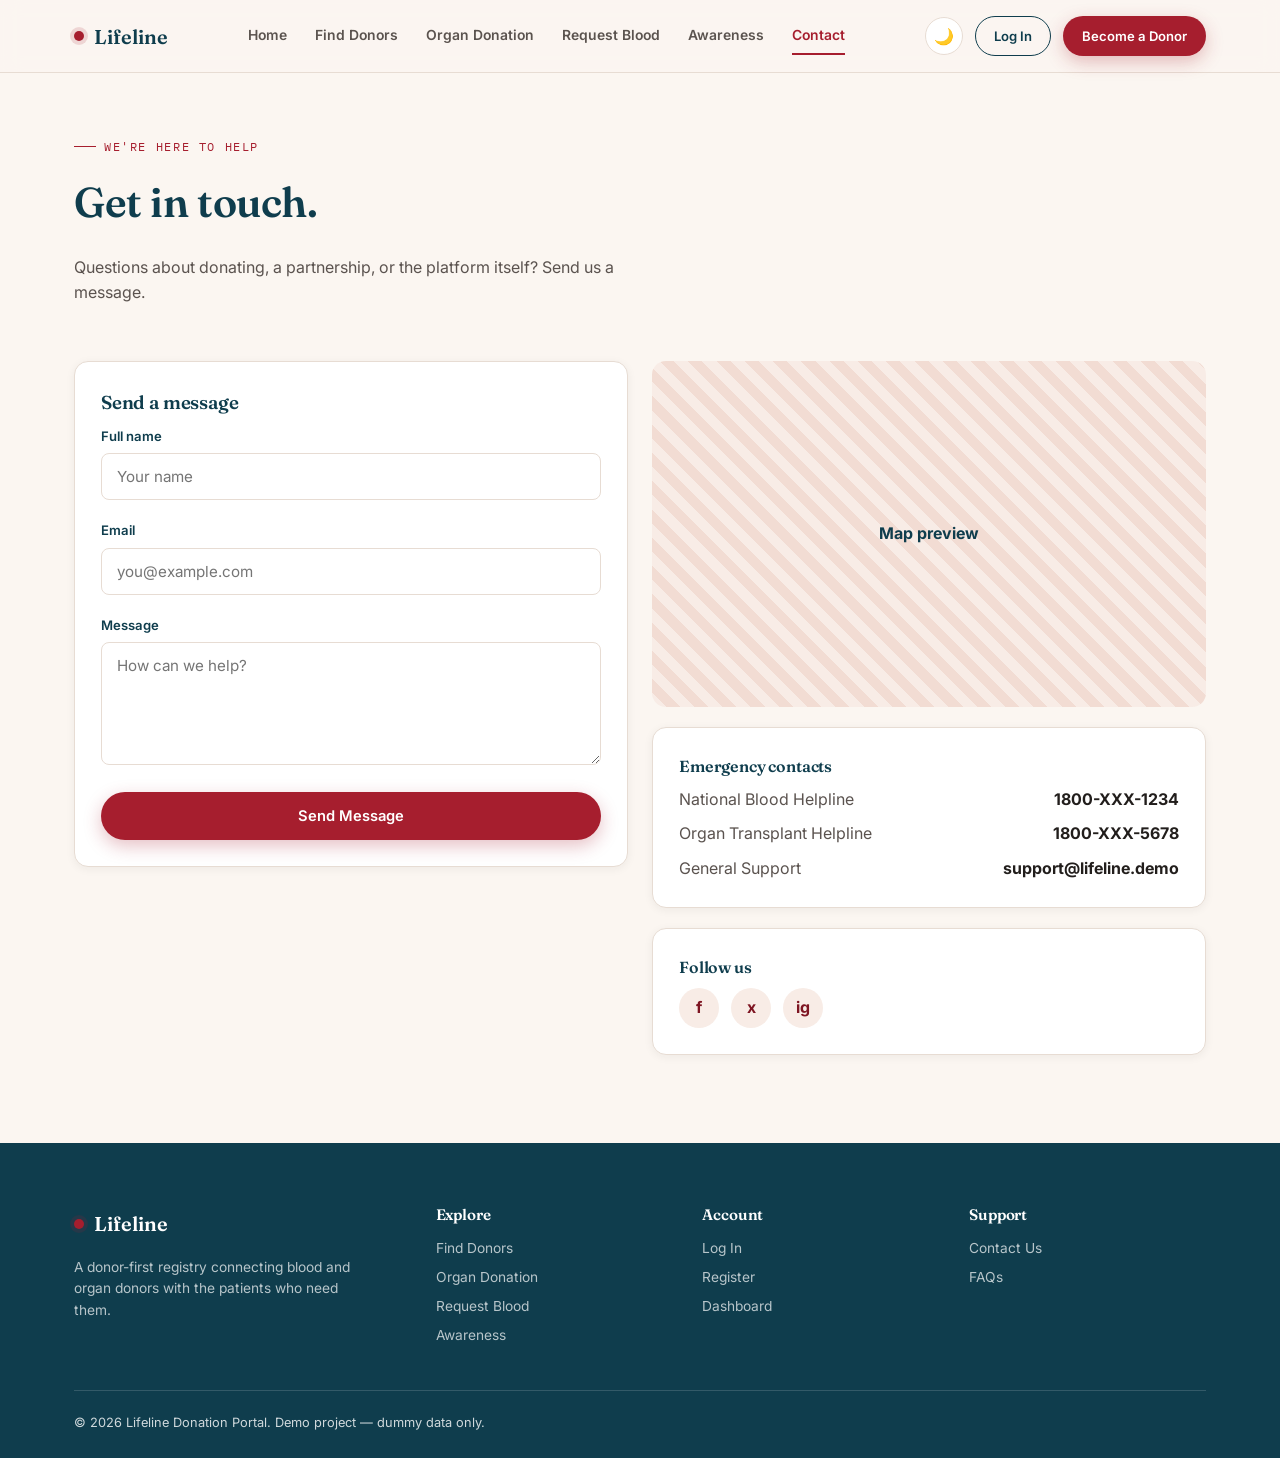
<file: contact.html>
<!DOCTYPE html>
<html lang="en">
<head>
<meta charset="UTF-8">
<meta name="viewport" content="width=device-width, initial-scale=1.0">
<title>Contact — Lifeline</title>
<link rel="preconnect" href="https://fonts.googleapis.com">
<link href="https://fonts.googleapis.com/css2?family=Fraunces:wght@500;600;700&family=Inter:wght@400;500;600;700&family=IBM+Plex+Mono:wght@500&display=swap" rel="stylesheet">
<link rel="stylesheet" href="css/style.css">
<link rel="stylesheet" href="css/navbar.css">
<link rel="stylesheet" href="css/forms.css">
<link rel="stylesheet" href="css/responsive.css">
</head>
<body>

<nav class="navbar">
  <div class="nav-inner">
    <a href="index.html" class="brand"><span class="dot"></span>Lifeline</a>
    <div class="nav-links">
      <a href="index.html">Home</a>
      <a href="donors.html">Find Donors</a>
      <a href="organ.html">Organ Donation</a>
      <a href="request.html">Request Blood</a>
      <a href="awareness.html">Awareness</a>
      <a href="contact.html" class="active">Contact</a>
    </div>
    <div class="nav-actions">
      <button class="dark-toggle" title="Toggle dark mode">🌙</button>
      <a href="login.html" class="btn btn-outline btn-sm">Log In</a>
      <a href="register.html" class="btn btn-primary btn-sm">Become a Donor</a>
      <button class="nav-toggle">☰</button>
    </div>
  </div>
</nav>

<header style="padding:56px 0 20px;">
  <div class="container">
    <span class="eyebrow">We're here to help</span>
    <h1 style="font-size:clamp(1.9rem,3.5vw,2.6rem);">Get in touch.</h1>
    <p class="muted" style="max-width:560px;">Questions about donating, a partnership, or the platform itself? Send us a message.</p>
  </div>
</header>

<section style="padding-top:20px;">
  <div class="container grid grid-2" style="align-items:flex-start;">
    <div class="card">
      <h3>Send a message</h3>
      <form id="contact-form" novalidate>
        <div class="field">
          <label for="contact-name">Full name</label>
          <input type="text" id="contact-name" placeholder="Your name" required>
          <div class="error-msg"></div>
        </div>
        <div class="field">
          <label for="contact-email">Email</label>
          <input type="email" id="contact-email" placeholder="you@example.com" required>
          <div class="error-msg"></div>
        </div>
        <div class="field">
          <label for="contact-message">Message</label>
          <textarea id="contact-message" rows="5" placeholder="How can we help?" required></textarea>
          <div class="error-msg"></div>
        </div>
        <button type="submit" class="btn btn-primary btn-block">Send Message</button>
      </form>
    </div>

    <div>
      <div class="map-placeholder" style="margin-bottom:20px;">Map preview</div>
      <div class="card" style="margin-bottom:20px;">
        <h4>Emergency contacts</h4>
        <div class="stack-sm">
          <div class="flex-between"><span class="muted">National Blood Helpline</span><strong>1800-XXX-1234</strong></div>
          <div class="flex-between"><span class="muted">Organ Transplant Helpline</span><strong>1800-XXX-5678</strong></div>
          <div class="flex-between"><span class="muted">General Support</span><strong>support@lifeline.demo</strong></div>
        </div>
      </div>
      <div class="card">
        <h4>Follow us</h4>
        <div class="social-icons">
          <a href="#" aria-label="Facebook">f</a><a href="#" aria-label="Twitter">x</a><a href="#" aria-label="Instagram">ig</a>
        </div>
      </div>
    </div>
  </div>
</section>

<footer>
  <div class="container">
    <div class="footer-grid">
      <div>
        <a href="index.html" class="brand" style="color:#fff;margin-bottom:12px;"><span class="dot"></span>Lifeline</a>
        <p style="color:rgba(255,255,255,.7);font-size:.86rem;max-width:280px;">A donor-first registry connecting blood and organ donors with the patients who need them.</p>
      </div>
      <div><h4>Explore</h4><a href="donors.html">Find Donors</a><br><a href="organ.html">Organ Donation</a><br><a href="request.html">Request Blood</a><br><a href="awareness.html">Awareness</a></div>
      <div><h4>Account</h4><a href="login.html">Log In</a><br><a href="register.html">Register</a><br><a href="dashboard.html">Dashboard</a></div>
      <div><h4>Support</h4><a href="contact.html">Contact Us</a><br><a href="awareness.html#faqs">FAQs</a></div>
    </div>
    <div class="footer-bottom"><span>© <span data-year></span> Lifeline Donation Portal. Demo project — dummy data only.</span></div>
  </div>
</footer>

<button class="scroll-top-btn">↑</button>

<script src="data/dummy-data.js"></script>
<script src="js/main.js"></script>
<script src="js/validation.js"></script>
</body>
</html>
</file>
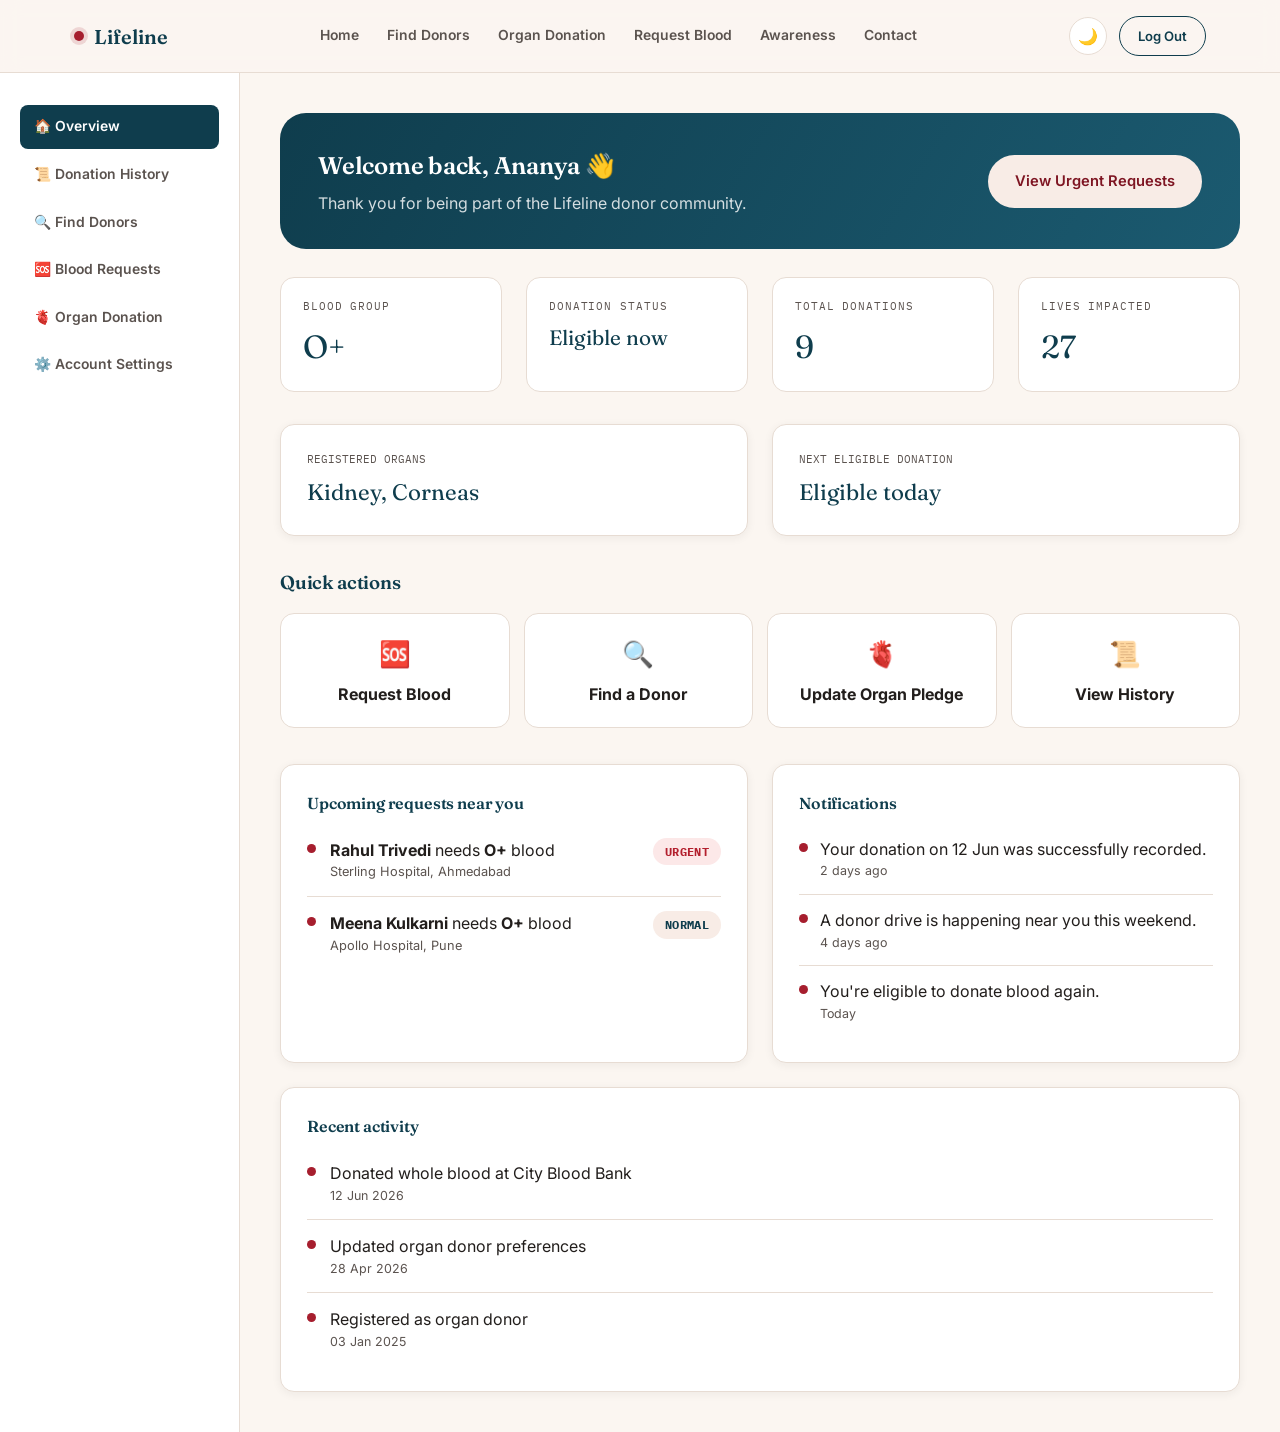
<file: dashboard.html>
<!DOCTYPE html>
<html lang="en">
<head>
<meta charset="UTF-8">
<meta name="viewport" content="width=device-width, initial-scale=1.0">
<title>Dashboard — Lifeline</title>
<link rel="preconnect" href="https://fonts.googleapis.com">
<link href="https://fonts.googleapis.com/css2?family=Fraunces:wght@500;600;700&family=Inter:wght@400;500;600;700&family=IBM+Plex+Mono:wght@500&display=swap" rel="stylesheet">
<link rel="stylesheet" href="css/style.css">
<link rel="stylesheet" href="css/navbar.css">
<link rel="stylesheet" href="css/dashboard.css">
<link rel="stylesheet" href="css/forms.css">
<link rel="stylesheet" href="css/responsive.css">
</head>
<body>

<nav class="navbar">
  <div class="nav-inner">
    <a href="index.html" class="brand"><span class="dot"></span>Lifeline</a>
    <div class="nav-links">
      <a href="index.html">Home</a>
      <a href="donors.html">Find Donors</a>
      <a href="organ.html">Organ Donation</a>
      <a href="request.html">Request Blood</a>
      <a href="awareness.html">Awareness</a>
      <a href="contact.html">Contact</a>
    </div>
    <div class="nav-actions">
      <button class="dark-toggle" title="Toggle dark mode">🌙</button>
      <a href="login.html" class="btn btn-outline btn-sm">Log Out</a>
      <button class="nav-toggle">☰</button>
    </div>
  </div>
</nav>

<div class="dash-shell">
  <aside class="dash-sidebar">
    <a href="dashboard.html" class="active">🏠 Overview</a>
    <a href="history.html">📜 Donation History</a>
    <a href="donors.html">🔍 Find Donors</a>
    <a href="request.html">🆘 Blood Requests</a>
    <a href="organ.html">🫀 Organ Donation</a>
    <a href="contact.html">⚙️ Account Settings</a>
  </aside>

  <main class="dash-main">
    <div class="dash-welcome">
      <div>
        <h2>Welcome back, Ananya 👋</h2>
        <p>Thank you for being part of the Lifeline donor community.</p>
      </div>
      <a href="request.html" class="btn btn-ghost">View Urgent Requests</a>
    </div>

    <div class="grid grid-4" style="margin-bottom:32px;">
      <div class="vital-stat"><div class="label">Blood Group</div><div class="value" id="stat-bloodgroup">—</div></div>
      <div class="vital-stat"><div class="label">Donation Status</div><div class="value" id="stat-status" style="font-size:1.3rem;">—</div></div>
      <div class="vital-stat"><div class="label">Total Donations</div><div class="value" id="stat-total">—</div></div>
      <div class="vital-stat"><div class="label">Lives Impacted</div><div class="value" id="stat-lives">—</div></div>
    </div>

    <div class="grid grid-2" style="margin-bottom:32px;">
      <div class="card">
        <div class="label" style="font-family:var(--font-mono);font-size:.7rem;text-transform:uppercase;color:var(--ink-soft);">Registered Organs</div>
        <div style="font-family:var(--font-display);font-size:1.4rem;color:var(--teal);margin-top:6px;" id="stat-organ">—</div>
      </div>
      <div class="card">
        <div class="label" style="font-family:var(--font-mono);font-size:.7rem;text-transform:uppercase;color:var(--ink-soft);">Next Eligible Donation</div>
        <div style="font-family:var(--font-display);font-size:1.4rem;color:var(--teal);margin-top:6px;" id="stat-eligible">—</div>
      </div>
    </div>

    <h3 style="margin-bottom:16px;">Quick actions</h3>
    <div class="quick-actions" style="margin-bottom:36px;">
      <div class="qa-card" data-goto="request.html"><div class="icon">🆘</div><strong>Request Blood</strong></div>
      <div class="qa-card" data-goto="donors.html"><div class="icon">🔍</div><strong>Find a Donor</strong></div>
      <div class="qa-card" data-goto="organ.html"><div class="icon">🫀</div><strong>Update Organ Pledge</strong></div>
      <div class="qa-card" data-goto="history.html"><div class="icon">📜</div><strong>View History</strong></div>
    </div>

    <div class="grid grid-2">
      <div class="card">
        <h4>Upcoming requests near you</h4>
        <div id="dash-requests"></div>
      </div>
      <div class="card">
        <h4>Notifications</h4>
        <div id="dash-notifications"></div>
      </div>
    </div>

    <div class="card" style="margin-top:24px;">
      <h4>Recent activity</h4>
      <div id="dash-activity"></div>
    </div>
  </main>
</div>

<script src="data/dummy-data.js"></script>
<script src="js/main.js"></script>
<script src="js/dashboard.js"></script>
</body>
</html>
</file>
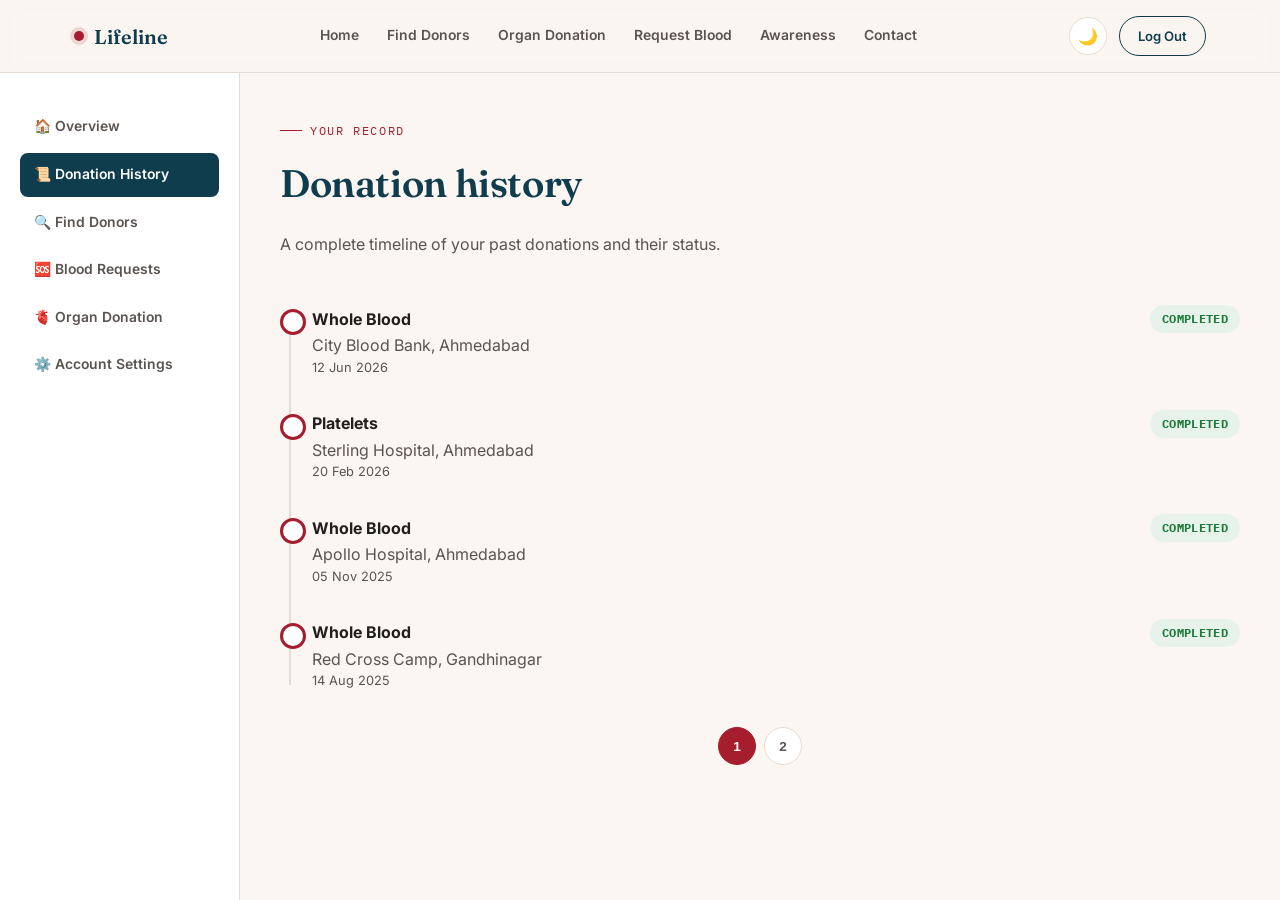
<file: history.html>
<!DOCTYPE html>
<html lang="en">
<head>
<meta charset="UTF-8">
<meta name="viewport" content="width=device-width, initial-scale=1.0">
<title>Donation History — Lifeline</title>
<link rel="preconnect" href="https://fonts.googleapis.com">
<link href="https://fonts.googleapis.com/css2?family=Fraunces:wght@500;600;700&family=Inter:wght@400;500;600;700&family=IBM+Plex+Mono:wght@500&display=swap" rel="stylesheet">
<link rel="stylesheet" href="css/style.css">
<link rel="stylesheet" href="css/navbar.css">
<link rel="stylesheet" href="css/dashboard.css">
<link rel="stylesheet" href="css/forms.css">
<link rel="stylesheet" href="css/responsive.css">
</head>
<body>

<nav class="navbar">
  <div class="nav-inner">
    <a href="index.html" class="brand"><span class="dot"></span>Lifeline</a>
    <div class="nav-links">
      <a href="index.html">Home</a>
      <a href="donors.html">Find Donors</a>
      <a href="organ.html">Organ Donation</a>
      <a href="request.html">Request Blood</a>
      <a href="awareness.html">Awareness</a>
      <a href="contact.html">Contact</a>
    </div>
    <div class="nav-actions">
      <button class="dark-toggle" title="Toggle dark mode">🌙</button>
      <a href="login.html" class="btn btn-outline btn-sm">Log Out</a>
      <button class="nav-toggle">☰</button>
    </div>
  </div>
</nav>

<div class="dash-shell">
  <aside class="dash-sidebar">
    <a href="dashboard.html">🏠 Overview</a>
    <a href="history.html" class="active">📜 Donation History</a>
    <a href="donors.html">🔍 Find Donors</a>
    <a href="request.html">🆘 Blood Requests</a>
    <a href="organ.html">🫀 Organ Donation</a>
    <a href="contact.html">⚙️ Account Settings</a>
  </aside>

  <main class="dash-main">
    <div class="section-head">
      <span class="eyebrow">Your record</span>
      <h2>Donation history</h2>
      <p>A complete timeline of your past donations and their status.</p>
    </div>

    <div class="timeline" id="history-list"></div>
    <div class="pagination" id="history-pagination"></div>
  </main>
</div>

<script src="data/dummy-data.js"></script>
<script src="js/main.js"></script>
<script src="js/dashboard.js"></script>
</body>
</html>
</file>
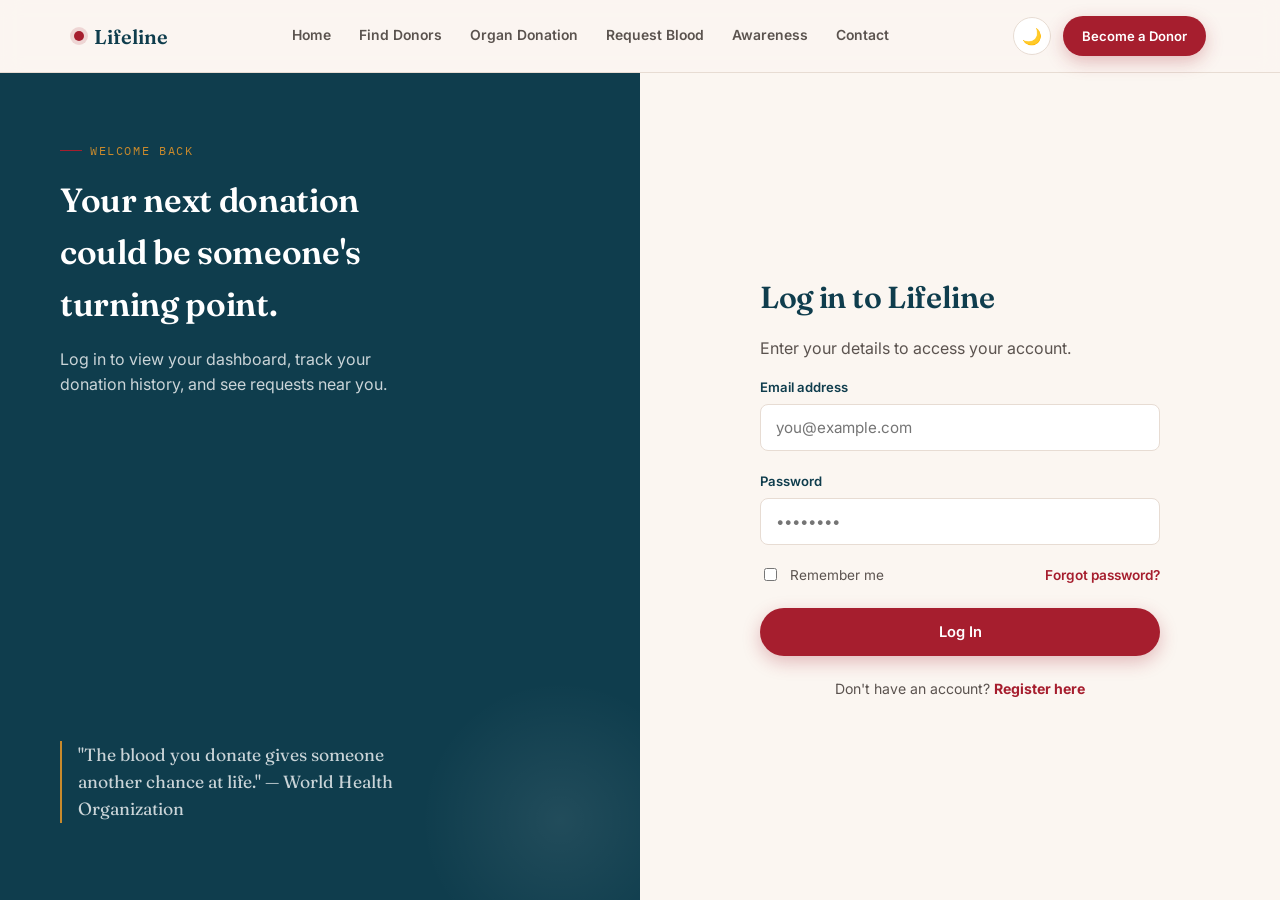
<file: login.html>
<!DOCTYPE html>
<html lang="en">
<head>
<meta charset="UTF-8">
<meta name="viewport" content="width=device-width, initial-scale=1.0">
<title>Log In — Lifeline</title>
<link rel="preconnect" href="https://fonts.googleapis.com">
<link href="https://fonts.googleapis.com/css2?family=Fraunces:wght@500;600;700&family=Inter:wght@400;500;600;700&family=IBM+Plex+Mono:wght@500&display=swap" rel="stylesheet">
<link rel="stylesheet" href="css/style.css">
<link rel="stylesheet" href="css/navbar.css">
<link rel="stylesheet" href="css/forms.css">
<link rel="stylesheet" href="css/responsive.css">
</head>
<body>

<nav class="navbar">
  <div class="nav-inner">
    <a href="index.html" class="brand"><span class="dot"></span>Lifeline</a>
    <div class="nav-links">
      <a href="index.html">Home</a>
      <a href="donors.html">Find Donors</a>
      <a href="organ.html">Organ Donation</a>
      <a href="request.html">Request Blood</a>
      <a href="awareness.html">Awareness</a>
      <a href="contact.html">Contact</a>
    </div>
    <div class="nav-actions">
      <button class="dark-toggle" title="Toggle dark mode">🌙</button>
      <a href="register.html" class="btn btn-primary btn-sm">Become a Donor</a>
      <button class="nav-toggle">☰</button>
    </div>
  </div>
</nav>

<div class="auth-shell">
  <div class="auth-visual">
    <div>
      <span class="eyebrow" style="color:var(--gold)">Welcome back</span>
      <h2>Your next donation could be someone's turning point.</h2>
      <p>Log in to view your dashboard, track your donation history, and see requests near you.</p>
    </div>
    <p class="auth-quote">"The blood you donate gives someone another chance at life." — World Health Organization</p>
  </div>

  <div class="auth-form-side">
    <div class="auth-card">
      <h1>Log in to Lifeline</h1>
      <p class="muted">Enter your details to access your account.</p>

      <form id="login-form" novalidate>
        <div class="field">
          <label for="login-email">Email address</label>
          <input type="email" id="login-email" placeholder="you@example.com" required>
          <div class="error-msg"></div>
        </div>
        <div class="field">
          <label for="login-password">Password</label>
          <input type="password" id="login-password" placeholder="••••••••" required>
          <div class="error-msg"></div>
        </div>
        <div class="flex-between" style="margin-bottom:22px;">
          <label class="checkbox-row"><input type="checkbox" id="login-remember"> Remember me</label>
          <a href="#" style="font-size:.85rem;color:var(--crimson);font-weight:600;" onclick="openModal('forgot-modal');return false;">Forgot password?</a>
        </div>
        <button type="submit" class="btn btn-primary btn-block">Log In</button>
      </form>

      <div class="auth-switch">Don't have an account? <a href="register.html">Register here</a></div>
    </div>
  </div>
</div>

<div class="modal-overlay" id="forgot-modal">
  <div class="modal-box">
    <button class="modal-close" onclick="closeModal('forgot-modal')">×</button>
    <h3>Reset your password</h3>
    <p class="muted">Enter your email and we'll send a dummy reset link (demo only, no email is actually sent).</p>
    <div class="field"><input type="email" placeholder="you@example.com"></div>
    <button class="btn btn-primary btn-block" onclick="closeModal('forgot-modal'); showToast('If an account exists, a reset link has been sent.');">Send Reset Link</button>
  </div>
</div>

<script src="data/dummy-data.js"></script>
<script src="js/main.js"></script>
<script src="js/validation.js"></script>
</body>
</html>
</file>
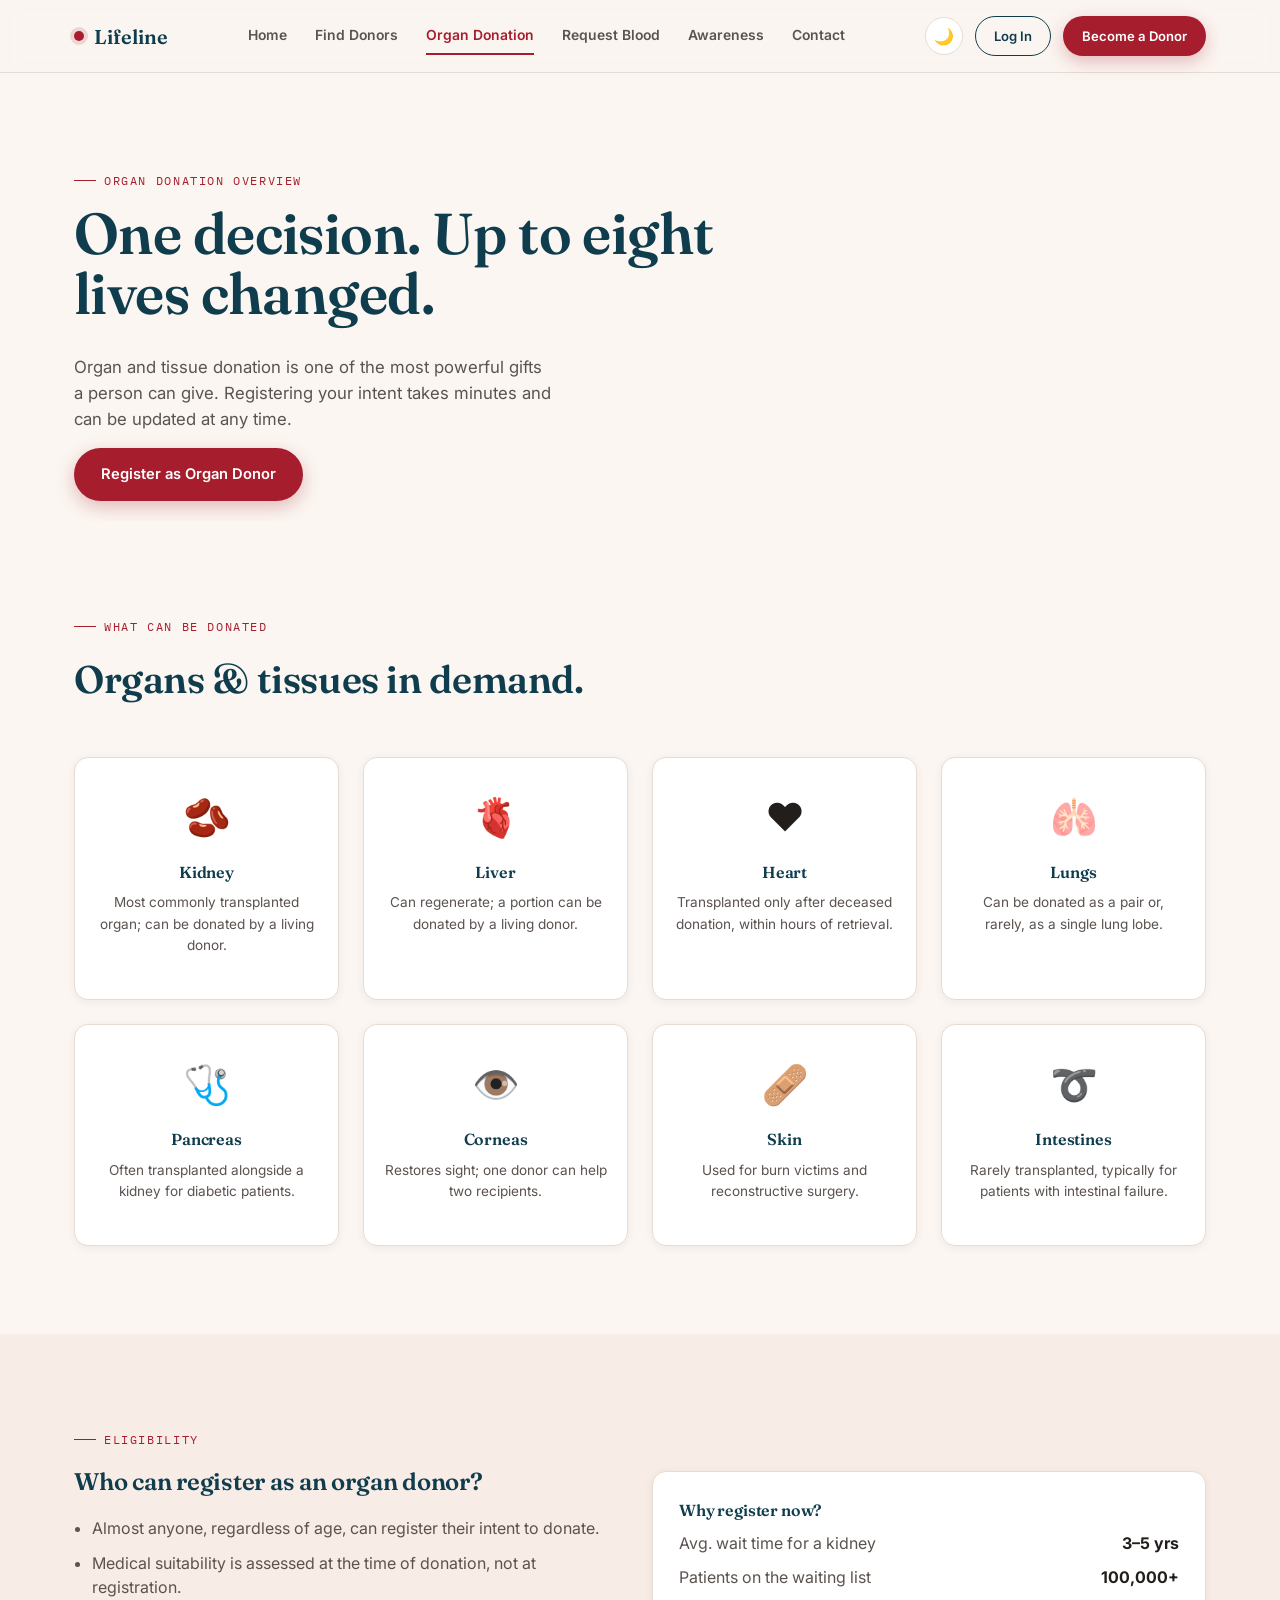
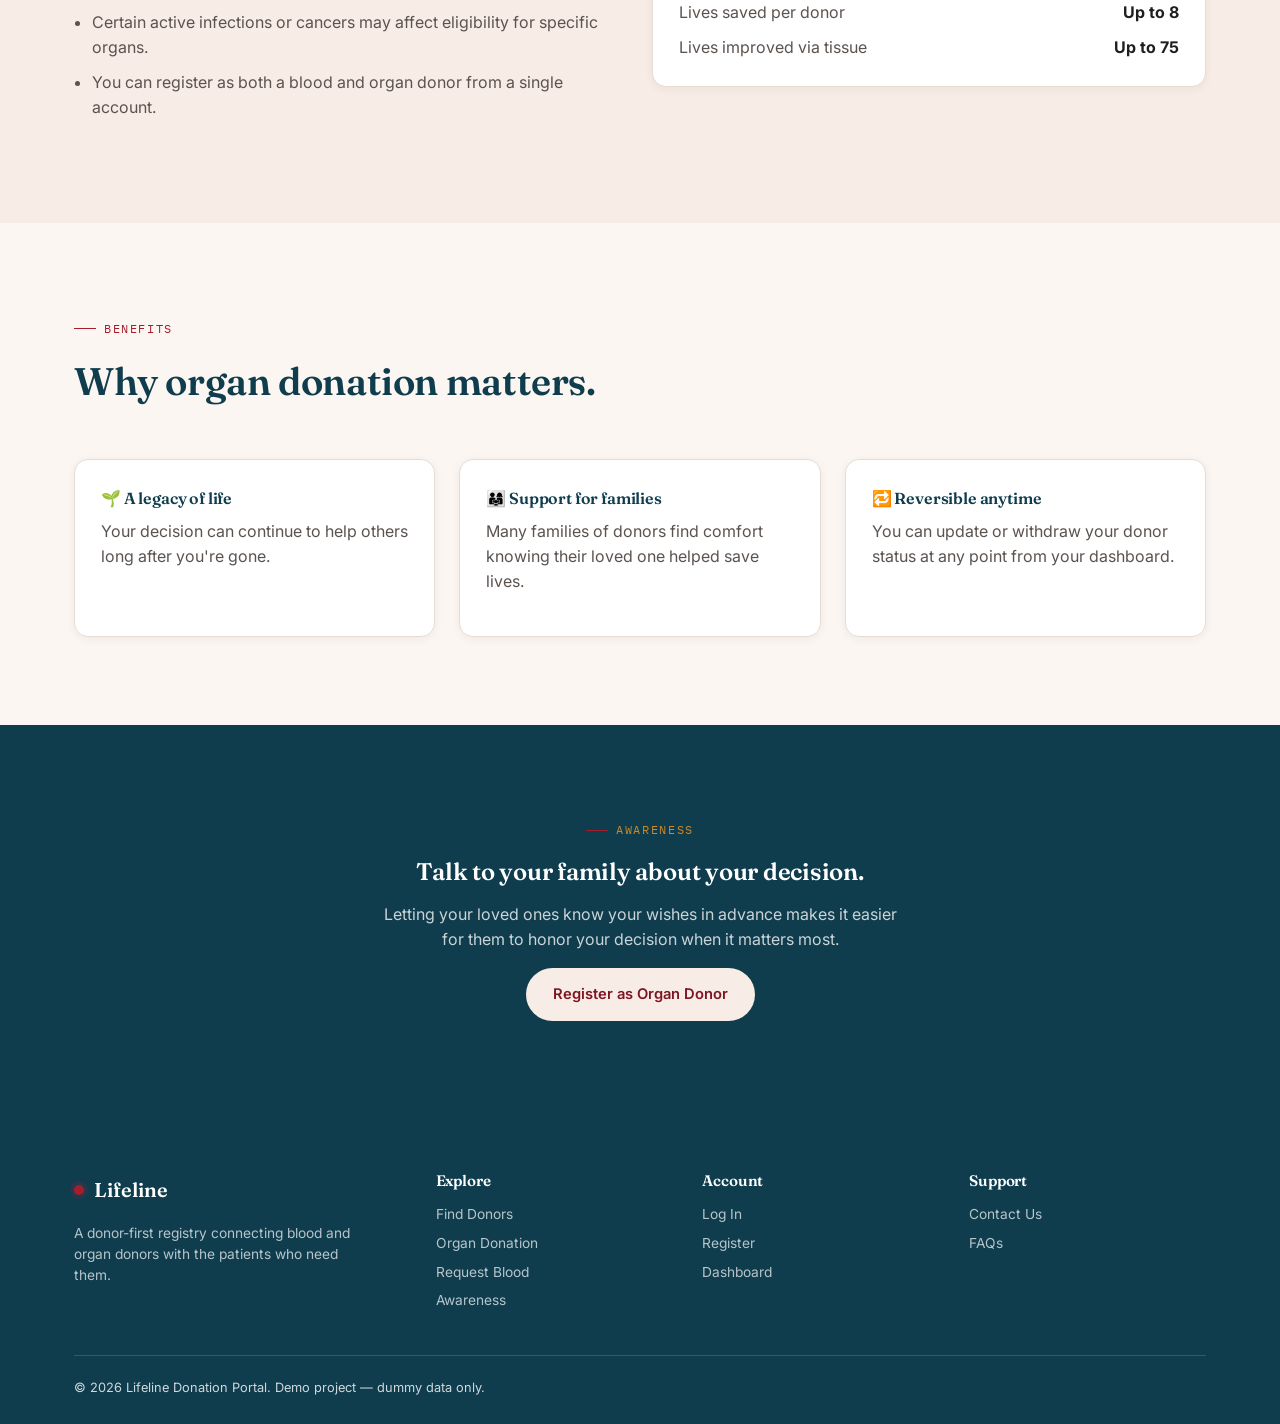
<file: organ.html>
<!DOCTYPE html>
<html lang="en">
<head>
<meta charset="UTF-8">
<meta name="viewport" content="width=device-width, initial-scale=1.0">
<title>Organ Donation — Lifeline</title>
<link rel="preconnect" href="https://fonts.googleapis.com">
<link href="https://fonts.googleapis.com/css2?family=Fraunces:wght@500;600;700&family=Inter:wght@400;500;600;700&family=IBM+Plex+Mono:wght@500&display=swap" rel="stylesheet">
<link rel="stylesheet" href="css/style.css">
<link rel="stylesheet" href="css/navbar.css">
<link rel="stylesheet" href="css/forms.css">
<link rel="stylesheet" href="css/responsive.css">
</head>
<body>

<nav class="navbar">
  <div class="nav-inner">
    <a href="index.html" class="brand"><span class="dot"></span>Lifeline</a>
    <div class="nav-links">
      <a href="index.html">Home</a>
      <a href="donors.html">Find Donors</a>
      <a href="organ.html" class="active">Organ Donation</a>
      <a href="request.html">Request Blood</a>
      <a href="awareness.html">Awareness</a>
      <a href="contact.html">Contact</a>
    </div>
    <div class="nav-actions">
      <button class="dark-toggle" title="Toggle dark mode">🌙</button>
      <a href="login.html" class="btn btn-outline btn-sm">Log In</a>
      <a href="register.html" class="btn btn-primary btn-sm">Become a Donor</a>
      <button class="nav-toggle">☰</button>
    </div>
  </div>
</nav>

<header class="hero" style="padding-bottom:20px;">
  <div class="container">
    <span class="eyebrow">Organ donation overview</span>
    <h1 style="max-width:680px;">One decision. Up to eight lives changed.</h1>
    <p class="lede">Organ and tissue donation is one of the most powerful gifts a person can give. Registering your intent takes minutes and can be updated at any time.</p>
    <a href="register.html" class="btn btn-primary">Register as Organ Donor</a>
  </div>
</header>

<section>
  <div class="container">
    <div class="section-head">
      <span class="eyebrow">What can be donated</span>
      <h2>Organs & tissues in demand.</h2>
    </div>
    <div class="grid grid-4" id="organ-grid"></div>
  </div>
</section>

<section style="background:var(--rose-soft)">
  <div class="container">
    <div class="grid grid-2" style="align-items:center;">
      <div>
        <span class="eyebrow">Eligibility</span>
        <h2>Who can register as an organ donor?</h2>
        <ul class="stack-sm muted" style="padding-left:18px;">
          <li>Almost anyone, regardless of age, can register their intent to donate.</li>
          <li>Medical suitability is assessed at the time of donation, not at registration.</li>
          <li>Certain active infections or cancers may affect eligibility for specific organs.</li>
          <li>You can register as both a blood and organ donor from a single account.</li>
        </ul>
      </div>
      <div class="card">
        <h4>Why register now?</h4>
        <div class="stack-sm">
          <div class="flex-between"><span class="muted">Avg. wait time for a kidney</span><strong>3–5 yrs</strong></div>
          <div class="flex-between"><span class="muted">Patients on the waiting list</span><strong>100,000+</strong></div>
          <div class="flex-between"><span class="muted">Lives saved per donor</span><strong>Up to 8</strong></div>
          <div class="flex-between"><span class="muted">Lives improved via tissue</span><strong>Up to 75</strong></div>
        </div>
      </div>
    </div>
  </div>
</section>

<section>
  <div class="container">
    <div class="section-head">
      <span class="eyebrow">Benefits</span>
      <h2>Why organ donation matters.</h2>
    </div>
    <div class="grid grid-3">
      <div class="card"><h4>🌱 A legacy of life</h4><p>Your decision can continue to help others long after you're gone.</p></div>
      <div class="card"><h4>👨‍👩‍👧 Support for families</h4><p>Many families of donors find comfort knowing their loved one helped save lives.</p></div>
      <div class="card"><h4>🔁 Reversible anytime</h4><p>You can update or withdraw your donor status at any point from your dashboard.</p></div>
    </div>
  </div>
</section>

<section style="background:var(--teal);color:#fff;">
  <div class="container center">
    <span class="eyebrow" style="color:var(--gold)">Awareness</span>
    <h2 style="color:#fff;max-width:640px;margin-inline:auto;">Talk to your family about your decision.</h2>
    <p style="color:rgba(255,255,255,.78);max-width:520px;margin-inline:auto;">Letting your loved ones know your wishes in advance makes it easier for them to honor your decision when it matters most.</p>
    <a href="register.html" class="btn btn-ghost">Register as Organ Donor</a>
  </div>
</section>

<footer>
  <div class="container">
    <div class="footer-grid">
      <div>
        <a href="index.html" class="brand" style="color:#fff;margin-bottom:12px;"><span class="dot"></span>Lifeline</a>
        <p style="color:rgba(255,255,255,.7);font-size:.86rem;max-width:280px;">A donor-first registry connecting blood and organ donors with the patients who need them.</p>
      </div>
      <div><h4>Explore</h4><a href="donors.html">Find Donors</a><br><a href="organ.html">Organ Donation</a><br><a href="request.html">Request Blood</a><br><a href="awareness.html">Awareness</a></div>
      <div><h4>Account</h4><a href="login.html">Log In</a><br><a href="register.html">Register</a><br><a href="dashboard.html">Dashboard</a></div>
      <div><h4>Support</h4><a href="contact.html">Contact Us</a><br><a href="awareness.html#faqs">FAQs</a></div>
    </div>
    <div class="footer-bottom"><span>© <span data-year></span> Lifeline Donation Portal. Demo project — dummy data only.</span></div>
  </div>
</footer>

<button class="scroll-top-btn">↑</button>

<script src="data/dummy-data.js"></script>
<script src="js/main.js"></script>
<script>
  document.addEventListener("DOMContentLoaded", () => {
    const grid = document.getElementById("organ-grid");
    if(grid && typeof ORGANS !== "undefined"){
      grid.innerHTML = ORGANS.map(o => `
        <div class="card organ-card">
          <div class="organ-icon">${o.icon}</div>
          <h4>${o.name}</h4>
          <p style="font-size:.85rem;">${o.note}</p>
        </div>
      `).join("");
    }
  });
</script>
</body>
</html>
</file>
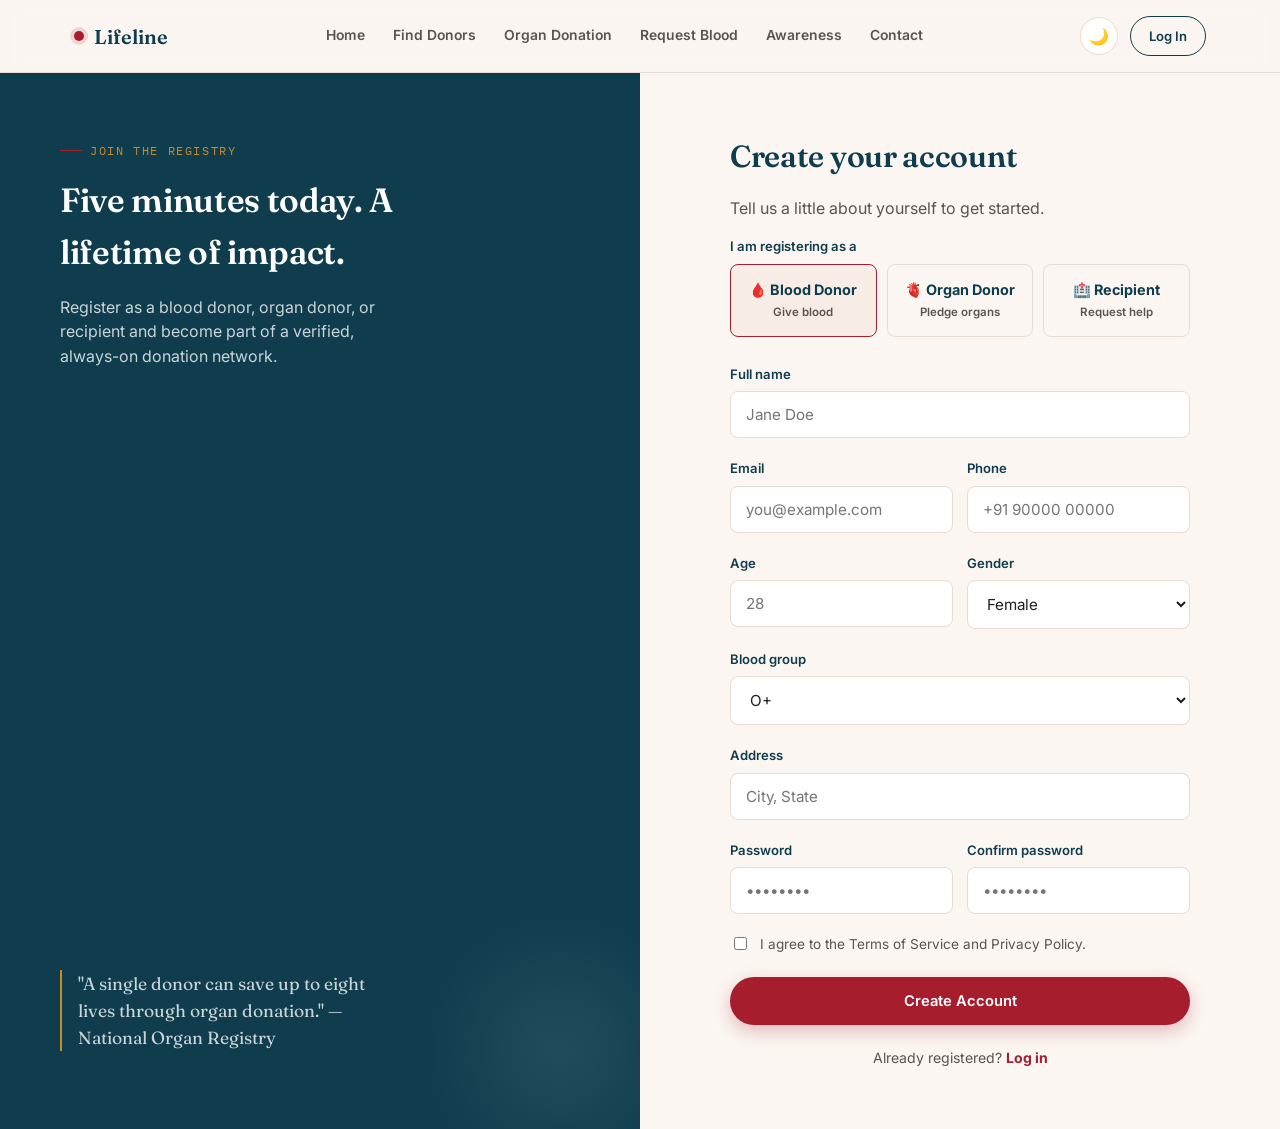
<file: register.html>
<!DOCTYPE html>
<html lang="en">
<head>
<meta charset="UTF-8">
<meta name="viewport" content="width=device-width, initial-scale=1.0">
<title>Register — Lifeline</title>
<link rel="preconnect" href="https://fonts.googleapis.com">
<link href="https://fonts.googleapis.com/css2?family=Fraunces:wght@500;600;700&family=Inter:wght@400;500;600;700&family=IBM+Plex+Mono:wght@500&display=swap" rel="stylesheet">
<link rel="stylesheet" href="css/style.css">
<link rel="stylesheet" href="css/navbar.css">
<link rel="stylesheet" href="css/forms.css">
<link rel="stylesheet" href="css/responsive.css">
</head>
<body>

<nav class="navbar">
  <div class="nav-inner">
    <a href="index.html" class="brand"><span class="dot"></span>Lifeline</a>
    <div class="nav-links">
      <a href="index.html">Home</a>
      <a href="donors.html">Find Donors</a>
      <a href="organ.html">Organ Donation</a>
      <a href="request.html">Request Blood</a>
      <a href="awareness.html">Awareness</a>
      <a href="contact.html">Contact</a>
    </div>
    <div class="nav-actions">
      <button class="dark-toggle" title="Toggle dark mode">🌙</button>
      <a href="login.html" class="btn btn-outline btn-sm">Log In</a>
      <button class="nav-toggle">☰</button>
    </div>
  </div>
</nav>

<div class="auth-shell">
  <div class="auth-visual">
    <div>
      <span class="eyebrow" style="color:var(--gold)">Join the registry</span>
      <h2>Five minutes today. A lifetime of impact.</h2>
      <p>Register as a blood donor, organ donor, or recipient and become part of a verified, always-on donation network.</p>
    </div>
    <p class="auth-quote">"A single donor can save up to eight lives through organ donation." — National Organ Registry</p>
  </div>

  <div class="auth-form-side">
    <div class="auth-card" style="max-width:460px;">
      <h1>Create your account</h1>
      <p class="muted">Tell us a little about yourself to get started.</p>

      <form id="register-form" novalidate>
        <div class="field">
          <label>I am registering as a</label>
          <div class="radio-group">
            <label class="radio-card active">
              <input type="radio" name="user-type" value="blood-donor" checked>
              <strong>🩸 Blood Donor</strong><span>Give blood</span>
            </label>
            <label class="radio-card">
              <input type="radio" name="user-type" value="organ-donor">
              <strong>🫀 Organ Donor</strong><span>Pledge organs</span>
            </label>
            <label class="radio-card">
              <input type="radio" name="user-type" value="recipient">
              <strong>🏥 Recipient</strong><span>Request help</span>
            </label>
          </div>
        </div>

        <div class="field">
          <label for="reg-name">Full name</label>
          <input type="text" id="reg-name" placeholder="Jane Doe" required>
          <div class="error-msg"></div>
        </div>

        <div class="grid grid-2" style="gap:14px;">
          <div class="field">
            <label for="reg-email">Email</label>
            <input type="email" id="reg-email" placeholder="you@example.com" required>
            <div class="error-msg"></div>
          </div>
          <div class="field">
            <label for="reg-phone">Phone</label>
            <input type="tel" id="reg-phone" placeholder="+91 90000 00000" required>
            <div class="error-msg"></div>
          </div>
        </div>

        <div class="grid grid-2" style="gap:14px;">
          <div class="field">
            <label for="reg-age">Age</label>
            <input type="number" id="reg-age" placeholder="28" min="18" max="100" required>
            <div class="error-msg"></div>
          </div>
          <div class="field">
            <label for="reg-gender">Gender</label>
            <select id="reg-gender">
              <option>Female</option><option>Male</option><option>Other</option><option>Prefer not to say</option>
            </select>
          </div>
        </div>

        <div class="field">
          <label for="reg-bloodgroup">Blood group</label>
          <select id="reg-bloodgroup">
            <option>O+</option><option>O-</option><option>A+</option><option>A-</option>
            <option>B+</option><option>B-</option><option>AB+</option><option>AB-</option><option>Not sure</option>
          </select>
        </div>

        <div class="field">
          <label for="reg-address">Address</label>
          <input type="text" id="reg-address" placeholder="City, State">
        </div>

        <div class="grid grid-2" style="gap:14px;">
          <div class="field">
            <label for="reg-password">Password</label>
            <input type="password" id="reg-password" placeholder="••••••••" required>
            <div class="error-msg"></div>
          </div>
          <div class="field">
            <label for="reg-confirm">Confirm password</label>
            <input type="password" id="reg-confirm" placeholder="••••••••" required>
            <div class="error-msg"></div>
          </div>
        </div>

        <div class="checkbox-row" style="margin-bottom:22px;">
          <input type="checkbox" id="reg-terms">
          <label for="reg-terms" style="margin:0;font-weight:400;color:var(--ink-soft);">I agree to the Terms of Service and Privacy Policy.</label>
        </div>

        <button type="submit" class="btn btn-primary btn-block">Create Account</button>
      </form>

      <div class="auth-switch">Already registered? <a href="login.html">Log in</a></div>
    </div>
  </div>
</div>

<script src="data/dummy-data.js"></script>
<script src="js/main.js"></script>
<script src="js/validation.js"></script>
</body>
</html>
</file>
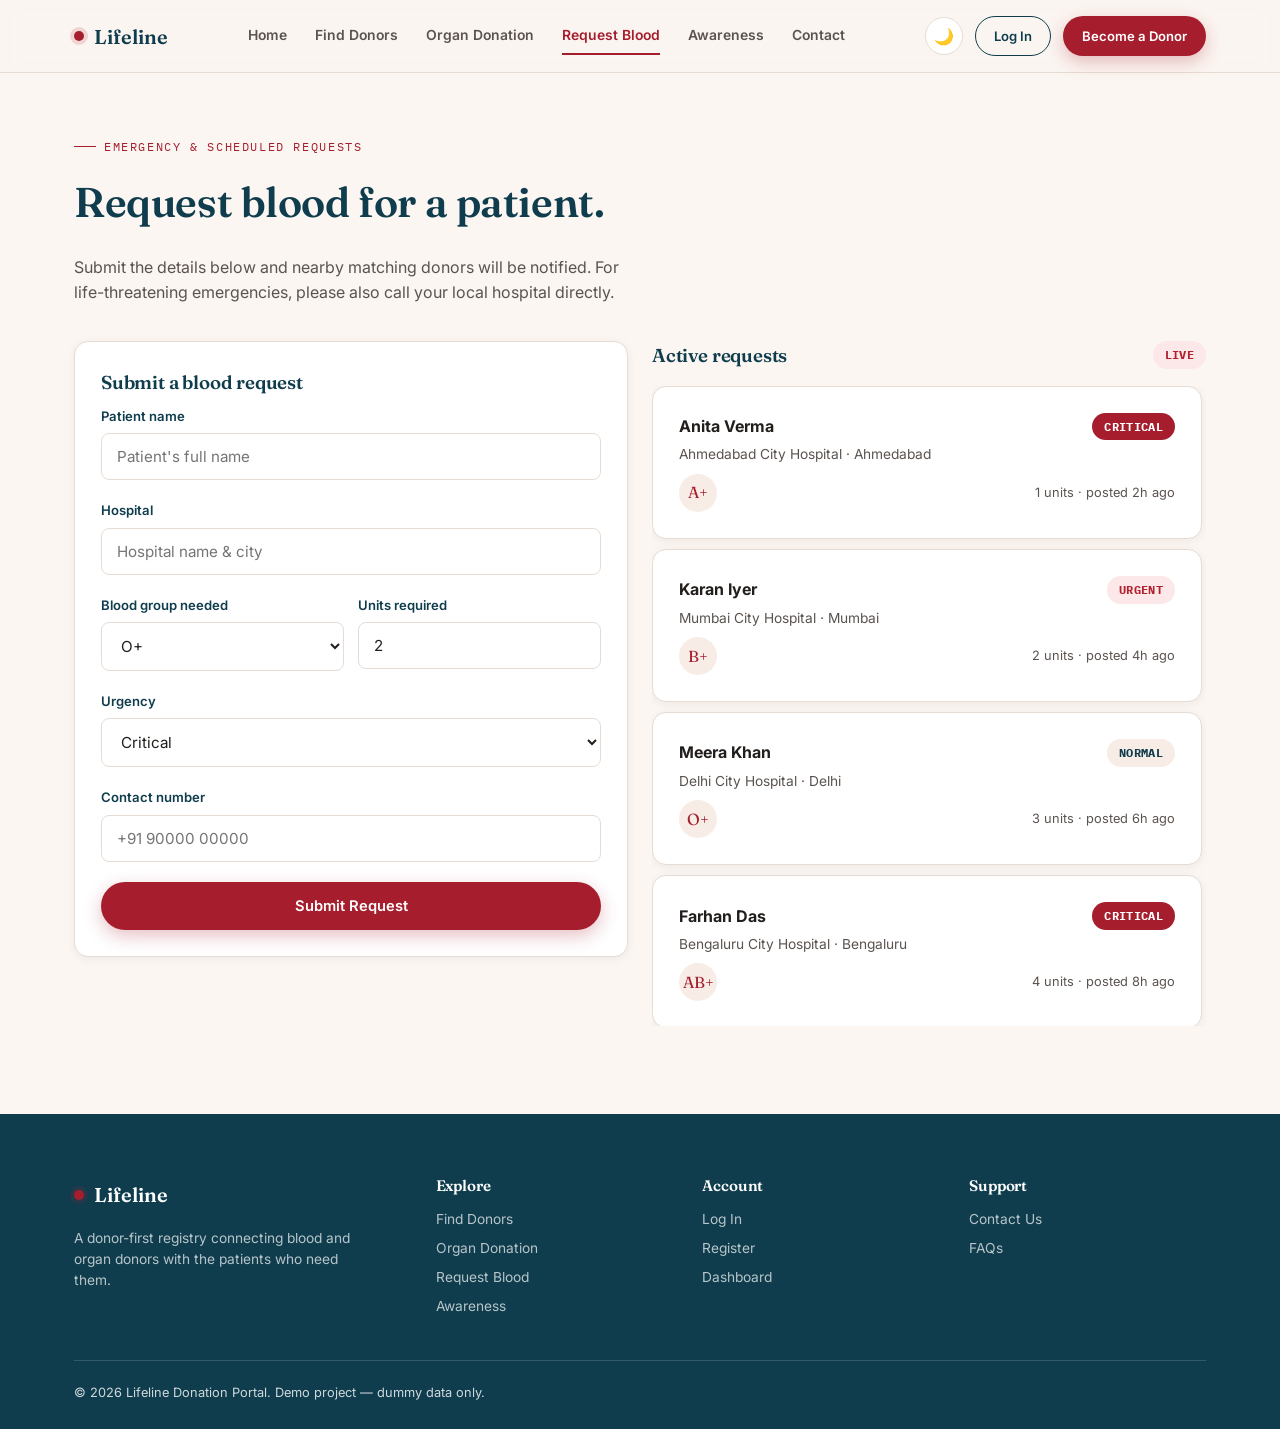
<file: request.html>
<!DOCTYPE html>
<html lang="en">
<head>
<meta charset="UTF-8">
<meta name="viewport" content="width=device-width, initial-scale=1.0">
<title>Request Blood — Lifeline</title>
<link rel="preconnect" href="https://fonts.googleapis.com">
<link href="https://fonts.googleapis.com/css2?family=Fraunces:wght@500;600;700&family=Inter:wght@400;500;600;700&family=IBM+Plex+Mono:wght@500&display=swap" rel="stylesheet">
<link rel="stylesheet" href="css/style.css">
<link rel="stylesheet" href="css/navbar.css">
<link rel="stylesheet" href="css/forms.css">
<link rel="stylesheet" href="css/responsive.css">
</head>
<body>

<nav class="navbar">
  <div class="nav-inner">
    <a href="index.html" class="brand"><span class="dot"></span>Lifeline</a>
    <div class="nav-links">
      <a href="index.html">Home</a>
      <a href="donors.html">Find Donors</a>
      <a href="organ.html">Organ Donation</a>
      <a href="request.html" class="active">Request Blood</a>
      <a href="awareness.html">Awareness</a>
      <a href="contact.html">Contact</a>
    </div>
    <div class="nav-actions">
      <button class="dark-toggle" title="Toggle dark mode">🌙</button>
      <a href="login.html" class="btn btn-outline btn-sm">Log In</a>
      <a href="register.html" class="btn btn-primary btn-sm">Become a Donor</a>
      <button class="nav-toggle">☰</button>
    </div>
  </div>
</nav>

<header style="padding:56px 0 20px;">
  <div class="container">
    <span class="eyebrow">Emergency & scheduled requests</span>
    <h1 style="font-size:clamp(1.9rem,3.5vw,2.6rem);">Request blood for a patient.</h1>
    <p class="muted" style="max-width:560px;">Submit the details below and nearby matching donors will be notified. For life-threatening emergencies, please also call your local hospital directly.</p>
  </div>
</header>

<section style="padding-top:0;">
  <div class="container grid grid-2" style="align-items:flex-start;">
    <div class="card">
      <h3>Submit a blood request</h3>
      <form id="request-form" novalidate>
        <div class="field">
          <label for="req-patient">Patient name</label>
          <input type="text" id="req-patient" placeholder="Patient's full name" required>
          <div class="error-msg"></div>
        </div>
        <div class="field">
          <label for="req-hospital">Hospital</label>
          <input type="text" id="req-hospital" placeholder="Hospital name & city" required>
          <div class="error-msg"></div>
        </div>
        <div class="grid grid-2" style="gap:14px;">
          <div class="field">
            <label for="req-bloodgroup">Blood group needed</label>
            <select id="req-bloodgroup">
              <option>O+</option><option>O-</option><option>A+</option><option>A-</option>
              <option>B+</option><option>B-</option><option>AB+</option><option>AB-</option>
            </select>
          </div>
          <div class="field">
            <label for="req-units">Units required</label>
            <input type="number" id="req-units" min="1" max="10" value="2">
          </div>
        </div>
        <div class="field">
          <label for="req-urgency">Urgency</label>
          <select id="req-urgency">
            <option>Critical</option><option>Urgent</option><option>Normal</option>
          </select>
        </div>
        <div class="field">
          <label for="req-contact">Contact number</label>
          <input type="tel" id="req-contact" placeholder="+91 90000 00000" required>
          <div class="error-msg"></div>
        </div>
        <button type="submit" class="btn btn-primary btn-block">Submit Request</button>
      </form>
    </div>

    <div>
      <div class="flex-between" style="margin-bottom:16px;">
        <h3 style="margin:0;">Active requests</h3>
        <span class="badge badge-urgent">Live</span>
      </div>
      <div class="stack-sm" id="request-list" style="max-height:640px;overflow-y:auto;padding-right:4px;"></div>
    </div>
  </div>
</section>

<div class="modal-overlay" id="request-success-modal">
  <div class="modal-box center">
    <button class="modal-close" onclick="closeModal('request-success-modal')">×</button>
    <div style="font-size:2rem;">✅</div>
    <h3>Request submitted</h3>
    <p class="muted">Matching donors in your area will be notified shortly. Thank you for taking this step.</p>
    <button class="btn btn-primary btn-block" onclick="closeModal('request-success-modal')">Done</button>
  </div>
</div>

<footer>
  <div class="container">
    <div class="footer-grid">
      <div>
        <a href="index.html" class="brand" style="color:#fff;margin-bottom:12px;"><span class="dot"></span>Lifeline</a>
        <p style="color:rgba(255,255,255,.7);font-size:.86rem;max-width:280px;">A donor-first registry connecting blood and organ donors with the patients who need them.</p>
      </div>
      <div><h4>Explore</h4><a href="donors.html">Find Donors</a><br><a href="organ.html">Organ Donation</a><br><a href="request.html">Request Blood</a><br><a href="awareness.html">Awareness</a></div>
      <div><h4>Account</h4><a href="login.html">Log In</a><br><a href="register.html">Register</a><br><a href="dashboard.html">Dashboard</a></div>
      <div><h4>Support</h4><a href="contact.html">Contact Us</a><br><a href="awareness.html#faqs">FAQs</a></div>
    </div>
    <div class="footer-bottom"><span>© <span data-year></span> Lifeline Donation Portal. Demo project — dummy data only.</span></div>
  </div>
</footer>

<button class="scroll-top-btn">↑</button>

<script src="data/dummy-data.js"></script>
<script src="js/main.js"></script>
<script src="js/validation.js"></script>
<script>
  document.addEventListener("DOMContentLoaded", () => {
    const wrap = document.getElementById("request-list");
    if(wrap && typeof BLOOD_REQUESTS !== "undefined"){
      wrap.innerHTML = BLOOD_REQUESTS.map(r => `
        <div class="card">
          <div class="flex-between">
            <strong>${r.patient}</strong>
            <span class="badge ${r.urgency === 'Critical' ? 'badge-critical' : r.urgency === 'Urgent' ? 'badge-urgent' : 'badge-neutral'}">${r.urgency}</span>
          </div>
          <div class="muted" style="font-size:.86rem;margin:4px 0;">${r.hospital} · ${r.city}</div>
          <div class="flex-between" style="margin-top:8px;">
            <span class="donor-bg" style="width:38px;height:38px;font-size:1rem;">${r.bloodGroup}</span>
            <span class="muted" style="font-size:.8rem;">${r.units} units · posted ${r.postedHoursAgo}h ago</span>
          </div>
        </div>
      `).join("");
    }
  });
</script>
</body>
</html>
</file>
<file: css/style.css>
/* =========================================================
   LIFELINE — Organ & Blood Donation Portal
   Design tokens
   ========================================================= */
:root{
  --crimson: #A61E2E;
  --crimson-dark: #7E1522;
  --teal: #0F3D4D;
  --teal-light: #1B5A70;
  --cream: #FBF6F1;
  --paper: #FFFFFF;
  --ink: #221E1C;
  --ink-soft: #5B534F;
  --rose: #F2DCD3;
  --rose-soft: #F8ECE6;
  --gold: #C98A2C;
  --line: #E7DCD3;
  --radius-s: 8px;
  --radius-m: 14px;
  --radius-l: 26px;
  --shadow-1: 0 2px 10px rgba(34,30,28,0.06);
  --shadow-2: 0 12px 34px rgba(34,30,28,0.12);
  --font-display: "Fraunces", Georgia, serif;
  --font-body: "Inter", -apple-system, sans-serif;
  --font-mono: "IBM Plex Mono", monospace;
}

*{box-sizing:border-box;}
html{scroll-behavior:smooth;}
body{
  margin:0;
  font-family:var(--font-body);
  background:var(--cream);
  color:var(--ink);
  line-height:1.55;
  -webkit-font-smoothing:antialiased;
}
img{max-width:100%;display:block;}
a{color:inherit;text-decoration:none;}
h1,h2,h3,h4{
  font-family:var(--font-display);
  font-weight:600;
  margin:0 0 .5em;
  letter-spacing:-0.01em;
  color:var(--teal);
}
p{margin:0 0 1em;color:var(--ink-soft);}
.container{max-width:1180px;margin:0 auto;padding:0 24px;}
section{padding:88px 0;}
.eyebrow{
  font-family:var(--font-mono);
  font-size:.72rem;
  letter-spacing:.14em;
  text-transform:uppercase;
  color:var(--crimson);
  display:inline-flex;
  align-items:center;
  gap:8px;
  margin-bottom:14px;
}
.eyebrow::before{
  content:"";
  width:22px;height:1px;background:var(--crimson);
}
.section-head{max-width:640px;margin-bottom:48px;}
.section-head h2{font-size:clamp(1.8rem,3vw,2.6rem);}

/* Buttons */
.btn{
  display:inline-flex;align-items:center;justify-content:center;gap:8px;
  padding:14px 26px;border-radius:100px;
  font-family:var(--font-body);font-weight:600;font-size:.92rem;
  border:1px solid transparent;cursor:pointer;transition:transform .18s ease, box-shadow .18s ease, background .18s ease;
  white-space:nowrap;
}
.btn:active{transform:scale(.97);}
.btn-primary{background:var(--crimson);color:#fff;box-shadow:0 6px 18px rgba(166,30,46,.28);}
.btn-primary:hover{background:var(--crimson-dark);box-shadow:0 8px 22px rgba(166,30,46,.36);}
.btn-outline{background:transparent;color:var(--teal);border-color:var(--teal);}
.btn-outline:hover{background:var(--teal);color:#fff;}
.btn-ghost{background:var(--rose-soft);color:var(--crimson-dark);}
.btn-ghost:hover{background:var(--rose);}
.btn-sm{padding:9px 18px;font-size:.82rem;}
.btn-block{width:100%;}
.btn[disabled]{opacity:.5;cursor:not-allowed;}

/* Cards */
.card{
  background:var(--paper);
  border:1px solid var(--line);
  border-radius:var(--radius-m);
  padding:26px;
  box-shadow:var(--shadow-1);
}

/* Pulse / ECG divider — signature element */
.pulse-divider{width:100%;height:46px;margin:0 auto;overflow:hidden;}
.pulse-divider svg{width:100%;height:100%;display:block;}
.pulse-line{
  fill:none;stroke:var(--crimson);stroke-width:2;
  stroke-dasharray:1400;stroke-dashoffset:1400;
  animation:draw-pulse 3.2s ease-in-out infinite;
}
@keyframes draw-pulse{
  0%{stroke-dashoffset:1400;}
  55%{stroke-dashoffset:0;}
  100%{stroke-dashoffset:-1400;}
}

/* Badges */
.badge{
  display:inline-flex;align-items:center;gap:6px;
  padding:5px 12px;border-radius:100px;
  font-size:.72rem;font-weight:700;letter-spacing:.03em;text-transform:uppercase;
  font-family:var(--font-mono);
}
.badge-dot::before{content:"";width:7px;height:7px;border-radius:50%;background:currentColor;}
.badge-available{background:#E7F3EA;color:#1F7A3D;}
.badge-unavailable{background:#F3E7E7;color:#A61E2E;}
.badge-urgent{background:#FCE8E8;color:#B3202E;}
.badge-critical{background:var(--crimson);color:#fff;}
.badge-neutral{background:var(--rose-soft);color:var(--teal);}

/* Forms */
.field{margin-bottom:20px;}
.field label{
  display:block;font-size:.82rem;font-weight:600;color:var(--teal);margin-bottom:7px;
}
.field .hint{font-size:.75rem;color:var(--ink-soft);margin-top:5px;}
input[type=text],input[type=email],input[type=password],input[type=tel],input[type=number],input[type=date],select,textarea{
  width:100%;padding:13px 15px;border-radius:var(--radius-s);
  border:1.5px solid var(--line);background:var(--paper);
  font-family:var(--font-body);font-size:.95rem;color:var(--ink);
  transition:border-color .15s ease, box-shadow .15s ease;
}
input:focus,select:focus,textarea:focus{
  outline:none;border-color:var(--crimson);box-shadow:0 0 0 4px rgba(166,30,46,.12);
}
input.invalid,select.invalid,textarea.invalid{border-color:#C0392B;box-shadow:0 0 0 4px rgba(192,57,43,.1);}
.error-msg{color:#C0392B;font-size:.78rem;margin-top:6px;display:none;}
.error-msg.show{display:block;}
.checkbox-row{display:flex;align-items:flex-start;gap:10px;font-size:.85rem;color:var(--ink-soft);}
.checkbox-row input{width:auto;margin-top:3px;}
.radio-group{display:flex;gap:10px;flex-wrap:wrap;}
.radio-card{
  flex:1;min-width:140px;border:1.5px solid var(--line);border-radius:var(--radius-s);
  padding:14px;cursor:pointer;text-align:center;transition:all .15s ease;
}
.radio-card input{display:none;}
.radio-card.active{border-color:var(--crimson);background:var(--rose-soft);}
.radio-card strong{display:block;color:var(--teal);font-size:.9rem;}
.radio-card span{font-size:.72rem;color:var(--ink-soft);}

/* Utility */
.grid{display:grid;gap:24px;}
.grid-2{grid-template-columns:repeat(2,1fr);}
.grid-3{grid-template-columns:repeat(3,1fr);}
.grid-4{grid-template-columns:repeat(4,1fr);}
.flex{display:flex;}
.flex-between{display:flex;align-items:center;justify-content:space-between;}
.center{text-align:center;}
.muted{color:var(--ink-soft);}
.stack-sm > * + *{margin-top:10px;}
.pill-row{display:flex;gap:10px;flex-wrap:wrap;}

@media (max-width:900px){
  .grid-2,.grid-3,.grid-4{grid-template-columns:1fr 1fr;}
}
@media (max-width:640px){
  section{padding:56px 0;}
  .grid-2,.grid-3,.grid-4{grid-template-columns:1fr;}
}

/* Toast / Modal / Loader shared */
.toast-stack{position:fixed;bottom:22px;right:22px;z-index:999;display:flex;flex-direction:column;gap:10px;}
.toast{
  background:var(--teal);color:#fff;padding:14px 20px;border-radius:var(--radius-s);
  box-shadow:var(--shadow-2);font-size:.88rem;min-width:240px;
  animation:toast-in .25s ease;
}
.toast.toast-error{background:var(--crimson);}
@keyframes toast-in{from{transform:translateY(12px);opacity:0;}to{transform:translateY(0);opacity:1;}}

.modal-overlay{
  position:fixed;inset:0;background:rgba(34,30,28,.55);
  display:none;align-items:center;justify-content:center;z-index:1000;padding:20px;
}
.modal-overlay.open{display:flex;}
.modal-box{
  background:var(--paper);border-radius:var(--radius-m);max-width:460px;width:100%;
  padding:32px;box-shadow:var(--shadow-2);position:relative;animation:modal-in .2s ease;
}
@keyframes modal-in{from{transform:translateY(10px) scale(.98);opacity:0;}to{transform:translateY(0) scale(1);opacity:1;}}
.modal-close{position:absolute;top:16px;right:16px;background:none;border:none;font-size:1.3rem;cursor:pointer;color:var(--ink-soft);}

.scroll-top-btn{
  position:fixed;bottom:24px;left:24px;width:44px;height:44px;border-radius:50%;
  background:var(--teal);color:#fff;border:none;cursor:pointer;font-size:1.1rem;
  display:flex;align-items:center;justify-content:center;box-shadow:var(--shadow-2);
  opacity:0;pointer-events:none;transition:opacity .2s ease, transform .2s ease;z-index:500;
}
.scroll-top-btn.show{opacity:1;pointer-events:auto;}

.loader-overlay{
  position:fixed;inset:0;background:var(--cream);z-index:2000;
  display:flex;align-items:center;justify-content:center;flex-direction:column;gap:14px;
  transition:opacity .4s ease;
}
.loader-overlay.hide{opacity:0;pointer-events:none;}
.loader-pulse{width:120px;height:40px;}

/* Dark mode */
body.dark{
  --cream:#151313; --paper:#1E1B1A; --ink:#F3ECE8; --ink-soft:#BBB0AA;
  --line:#332E2C; --rose-soft:#2A211F; --rose:#3A2622; --teal:#8FC3D6; --teal-light:#A9D3E2;
}
body.dark .badge-available{background:#173021;color:#5FD986;}
body.dark .badge-unavailable{background:#301717;color:#F08080;}
body.dark input,body.dark select,body.dark textarea{color:var(--ink);}
</file>
<file: css/navbar.css>
.navbar{
  position:sticky;top:0;z-index:600;background:rgba(251,246,241,.9);
  backdrop-filter:blur(10px);border-bottom:1px solid var(--line);
  transition:box-shadow .2s ease;
}
.navbar.scrolled{box-shadow:0 4px 18px rgba(34,30,28,.06);}
.nav-inner{
  max-width:1180px;margin:0 auto;padding:16px 24px;
  display:flex;align-items:center;justify-content:space-between;gap:20px;
}
.brand{display:flex;align-items:center;gap:10px;font-family:var(--font-display);font-weight:600;font-size:1.25rem;color:var(--teal);}
.brand .dot{width:10px;height:10px;border-radius:50%;background:var(--crimson);box-shadow:0 0 0 4px rgba(166,30,46,.15);}
.nav-links{display:flex;gap:28px;align-items:center;}
.nav-links a{font-size:.87rem;font-weight:600;color:var(--ink-soft);position:relative;padding:4px 0;}
.nav-links a:hover, .nav-links a.active{color:var(--crimson);}
.nav-links a.active::after{content:"";position:absolute;left:0;right:0;bottom:-4px;height:2px;background:var(--crimson);}
.nav-actions{display:flex;align-items:center;gap:12px;}
.dark-toggle{
  width:38px;height:38px;border-radius:50%;border:1.5px solid var(--line);background:var(--paper);
  cursor:pointer;display:flex;align-items:center;justify-content:center;font-size:1rem;
}
.nav-toggle{display:none;background:none;border:none;font-size:1.4rem;cursor:pointer;color:var(--teal);}

@media (max-width:900px){
  .nav-links{
    position:fixed;top:0;right:-280px;height:100vh;width:260px;background:var(--paper);
    flex-direction:column;justify-content:flex-start;padding:90px 28px;gap:24px;
    box-shadow:-8px 0 24px rgba(0,0,0,.1);transition:right .28s ease;z-index:601;
  }
  .nav-links.open{right:0;}
  .nav-toggle{display:block;}
  .nav-actions .btn-outline{display:none;}
}
</file>
<file: css/forms.css>
.auth-shell{
  min-height:calc(100vh - 73px);display:grid;grid-template-columns:1fr 1fr;
}
.auth-visual{
  background:var(--teal);color:#fff;padding:60px;display:flex;flex-direction:column;justify-content:space-between;
  position:relative;overflow:hidden;
}
.auth-visual::after{
  content:"";position:absolute;right:-60px;bottom:-60px;width:280px;height:280px;border-radius:50%;
  background:radial-gradient(circle,rgba(255,255,255,.08),transparent 70%);
}
.auth-visual h2{color:#fff;font-size:2.1rem;max-width:360px;}
.auth-visual p{color:rgba(255,255,255,.78);max-width:340px;}
.auth-quote{font-family:var(--font-display);font-size:1.1rem;color:#fff;border-left:2px solid var(--gold);padding-left:16px;}
.auth-form-side{display:flex;align-items:center;justify-content:center;padding:60px 40px;}
.auth-card{width:100%;max-width:400px;}
.auth-card h1{font-size:1.9rem;}
.auth-switch{text-align:center;margin-top:22px;font-size:.88rem;color:var(--ink-soft);}
.auth-switch a{color:var(--crimson);font-weight:700;}
.divider-text{display:flex;align-items:center;gap:12px;color:var(--ink-soft);font-size:.78rem;margin:22px 0;}
.divider-text::before,.divider-text::after{content:"";flex:1;height:1px;background:var(--line);}

.filter-bar{
  display:flex;gap:14px;flex-wrap:wrap;align-items:center;background:var(--paper);
  border:1px solid var(--line);border-radius:var(--radius-m);padding:18px 20px;margin-bottom:32px;
}
.filter-bar > *{flex:1;min-width:150px;}
.filter-bar input,.filter-bar select{margin:0;}

.donor-card{position:relative;}
.donor-card .donor-photo{
  width:64px;height:64px;border-radius:50%;object-fit:cover;border:3px solid var(--rose-soft);
}
.donor-top{display:flex;gap:14px;align-items:center;margin-bottom:14px;}
.donor-bg{
  font-family:var(--font-display);font-size:1.5rem;color:var(--crimson);
  width:46px;height:46px;border-radius:50%;background:var(--rose-soft);
  display:flex;align-items:center;justify-content:center;flex-shrink:0;
}
.donor-meta{font-size:.82rem;color:var(--ink-soft);}
.pagination{display:flex;justify-content:center;gap:8px;margin-top:36px;}
.pagination button{
  width:38px;height:38px;border-radius:50%;border:1px solid var(--line);background:var(--paper);
  cursor:pointer;font-weight:600;font-size:.85rem;color:var(--ink-soft);
}
.pagination button.active{background:var(--crimson);color:#fff;border-color:var(--crimson);}

.organ-card{text-align:center;padding:30px 20px;}
.organ-icon{font-size:2.4rem;margin-bottom:12px;}

.timeline{position:relative;padding-left:32px;}
.timeline::before{content:"";position:absolute;left:9px;top:6px;bottom:6px;width:2px;background:var(--line);}
.timeline-item{position:relative;padding-bottom:32px;}
.timeline-item::before{
  content:"";position:absolute;left:-32px;top:4px;width:20px;height:20px;border-radius:50%;
  background:var(--paper);border:3px solid var(--crimson);
}
.timeline-item:last-child{padding-bottom:0;}

.accordion-item{border-bottom:1px solid var(--line);}
.accordion-head{
  display:flex;justify-content:space-between;align-items:center;padding:18px 4px;
  cursor:pointer;font-weight:600;color:var(--teal);
}
.accordion-head .plus{transition:transform .2s ease;color:var(--crimson);font-size:1.2rem;}
.accordion-item.open .plus{transform:rotate(45deg);}
.accordion-body{max-height:0;overflow:hidden;transition:max-height .25s ease;}
.accordion-body p{padding:0 4px 18px;}

.testimonial-slider{position:relative;overflow:hidden;}
.testimonial-track{display:flex;transition:transform .4s ease;}
.testimonial-slide{min-width:100%;padding:0 6px;}
.slider-dots{display:flex;justify-content:center;gap:8px;margin-top:20px;}
.slider-dots button{width:8px;height:8px;border-radius:50%;border:none;background:var(--line);cursor:pointer;}
.slider-dots button.active{background:var(--crimson);width:22px;border-radius:5px;}
.slider-arrow{
  position:absolute;top:50%;transform:translateY(-50%);width:38px;height:38px;border-radius:50%;
  background:var(--paper);border:1px solid var(--line);cursor:pointer;z-index:5;box-shadow:var(--shadow-1);
}
.slider-arrow.prev{left:-6px;} .slider-arrow.next{right:-6px;}

.article-card img{border-radius:var(--radius-m) var(--radius-m) 0 0;aspect-ratio:16/10;object-fit:cover;}
.article-card{padding:0;overflow:hidden;}
.article-body{padding:20px;}
.myth-row{display:grid;grid-template-columns:1fr 1fr;gap:1px;background:var(--line);border-radius:var(--radius-m);overflow:hidden;margin-bottom:1px;}
.myth-cell{background:var(--paper);padding:18px 20px;font-size:.88rem;}
.myth-cell.myth{color:#B3202E;}
.myth-cell.fact{color:#1F7A3D;}
.video-placeholder{
  aspect-ratio:16/9;background:var(--teal);border-radius:var(--radius-m);
  display:flex;align-items:center;justify-content:center;color:#fff;font-size:2rem;cursor:pointer;
  position:relative;
}

.map-placeholder{
  aspect-ratio:16/10;border-radius:var(--radius-m);
  background:repeating-linear-gradient(45deg,var(--rose-soft),var(--rose-soft) 10px,var(--rose) 10px,var(--rose) 20px);
  display:flex;align-items:center;justify-content:center;color:var(--teal);font-weight:700;
}
.social-icons{display:flex;gap:12px;}
.social-icons a{
  width:40px;height:40px;border-radius:50%;background:var(--rose-soft);color:var(--crimson-dark);
  display:flex;align-items:center;justify-content:center;font-weight:700;
}
</file>
<file: css/responsive.css>
.hero{
  padding:90px 0 60px;position:relative;overflow:hidden;
}
.hero-inner{display:grid;grid-template-columns:1.1fr 1fr;gap:50px;align-items:center;}
.hero h1{font-size:clamp(2.3rem,4.5vw,3.6rem);line-height:1.05;}
.hero .lede{font-size:1.05rem;max-width:480px;}
.hero-cta{display:flex;gap:14px;margin-top:26px;flex-wrap:wrap;}
.hero-stats{display:flex;gap:34px;margin-top:44px;flex-wrap:wrap;}
.hero-stats .num{font-family:var(--font-display);font-size:1.9rem;color:var(--crimson);}
.hero-stats .lbl{font-size:.74rem;color:var(--ink-soft);text-transform:uppercase;letter-spacing:.06em;}
.hero-visual{
  position:relative;background:var(--teal);border-radius:var(--radius-l);
  padding:36px;color:#fff;min-height:380px;display:flex;flex-direction:column;justify-content:space-between;
}
.hero-monitor{background:rgba(0,0,0,.18);border-radius:var(--radius-m);padding:16px;}
.hero-monitor .reading{display:flex;justify-content:space-between;font-family:var(--font-mono);font-size:.8rem;margin-top:10px;color:var(--gold);}

.stats-strip{background:var(--teal);color:#fff;}
.stats-strip .grid-4{text-align:center;}
.stats-strip .num{font-family:var(--font-display);font-size:2.4rem;color:#fff;}
.stats-strip .lbl{color:rgba(255,255,255,.7);font-size:.8rem;text-transform:uppercase;letter-spacing:.05em;}

.benefit-card .icon{font-size:1.7rem;margin-bottom:12px;}

footer{background:var(--teal);color:rgba(255,255,255,.8);padding:60px 0 26px;}
footer h4{color:#fff;font-size:.95rem;}
footer a{color:rgba(255,255,255,.7);font-size:.86rem;line-height:2.1;}
footer a:hover{color:#fff;}
.footer-grid{display:grid;grid-template-columns:1.4fr 1fr 1fr 1fr;gap:30px;margin-bottom:40px;}
.footer-bottom{border-top:1px solid rgba(255,255,255,.15);padding-top:22px;font-size:.8rem;display:flex;justify-content:space-between;flex-wrap:wrap;gap:10px;}

@media (max-width:900px){
  .hero-inner{grid-template-columns:1fr;}
  .auth-shell{grid-template-columns:1fr;}
  .auth-visual{display:none;}
  .footer-grid{grid-template-columns:1fr 1fr;}
  .myth-row{grid-template-columns:1fr;}
}
</file>
<file: css/dashboard.css>
.dash-shell{display:grid;grid-template-columns:240px 1fr;min-height:calc(100vh - 73px);}
.dash-sidebar{
  border-right:1px solid var(--line);padding:32px 20px;background:var(--paper);
}
.dash-sidebar a{
  display:flex;align-items:center;gap:10px;padding:11px 14px;border-radius:var(--radius-s);
  font-size:.87rem;font-weight:600;color:var(--ink-soft);margin-bottom:4px;
}
.dash-sidebar a:hover{background:var(--rose-soft);color:var(--crimson-dark);}
.dash-sidebar a.active{background:var(--teal);color:#fff;}
.dash-main{padding:40px;}
.dash-welcome{
  background:linear-gradient(120deg,var(--teal),var(--teal-light));
  color:#fff;border-radius:var(--radius-l);padding:34px 38px;margin-bottom:28px;
  display:flex;align-items:center;justify-content:space-between;flex-wrap:wrap;gap:20px;
}
.dash-welcome h2{color:#fff;margin-bottom:6px;}
.dash-welcome p{color:rgba(255,255,255,.82);margin:0;}
.vital-stat{
  background:var(--paper);border:1px solid var(--line);border-radius:var(--radius-m);
  padding:20px 22px;
}
.vital-stat .label{font-family:var(--font-mono);font-size:.7rem;letter-spacing:.08em;text-transform:uppercase;color:var(--ink-soft);}
.vital-stat .value{font-family:var(--font-display);font-size:2rem;color:var(--teal);margin-top:6px;}
.quick-actions{display:flex;gap:14px;flex-wrap:wrap;}
.qa-card{
  flex:1;min-width:150px;background:var(--paper);border:1px solid var(--line);border-radius:var(--radius-m);
  padding:20px;text-align:center;cursor:pointer;transition:transform .15s ease,box-shadow .15s ease;
}
.qa-card:hover{transform:translateY(-3px);box-shadow:var(--shadow-2);}
.qa-card .icon{font-size:1.6rem;margin-bottom:8px;}
.activity-row{display:flex;gap:14px;padding:14px 0;border-bottom:1px solid var(--line);align-items:flex-start;}
.activity-row:last-child{border-bottom:none;}
.activity-dot{width:9px;height:9px;border-radius:50%;background:var(--crimson);margin-top:6px;flex-shrink:0;}
.notif-item{display:flex;gap:12px;padding:13px 0;border-bottom:1px solid var(--line);}
.notif-item:last-child{border-bottom:none;}
@media (max-width:900px){
  .dash-shell{grid-template-columns:1fr;}
  .dash-sidebar{display:flex;overflow-x:auto;padding:14px 16px;gap:6px;border-right:none;border-bottom:1px solid var(--line);}
  .dash-sidebar a{white-space:nowrap;margin-bottom:0;}
}
</file>
